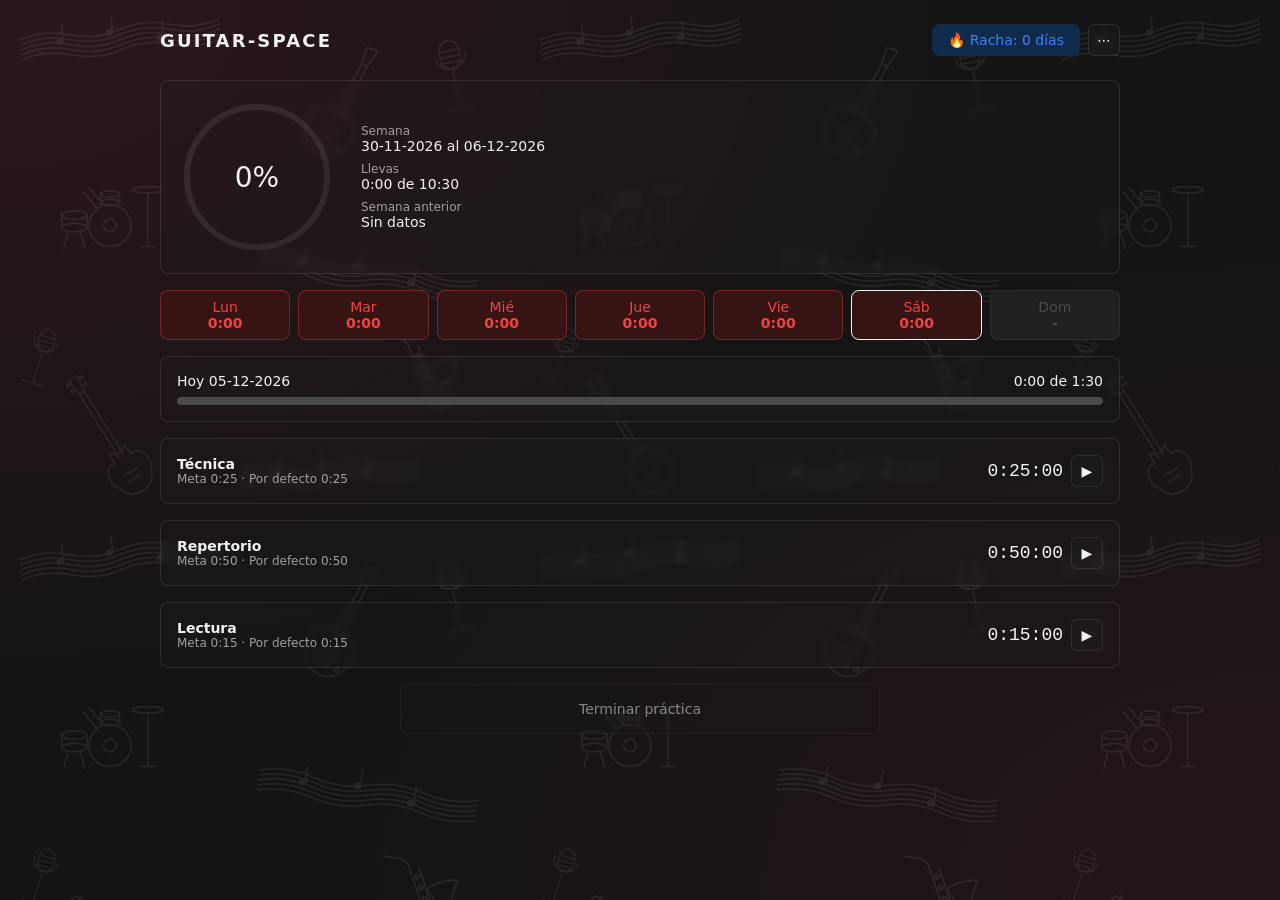
<file: index.html>
<!DOCTYPE html>
<html lang="es">
<head>
  <meta charset="UTF-8">
  <meta name="viewport" content="width=device-width, initial-scale=1.0">
  <title>Guitar-Space</title>
  <link rel="stylesheet" href="src/estilos.css">
</head>
<body>
  <div id="vista-principal">
    <!-- DIS-06: encabezado -->
    <header class="encabezado">
      <h1 class="titulo">Guitar-Space</h1>
      <div class="encabezado-acciones">
        <span id="insignia-racha" class="insignia-racha"></span>
        <button id="boton-menu" class="boton-icono" type="button" aria-label="Configuración">⋯</button>
      </div>
    </header>

    <main class="pantalla-principal">
      <section class="columna">
        <!-- DIS-07, DIS-08: resumen de la semana -->
        <div class="tarjeta tarjeta-resumen">
          <div id="circulo-progreso" class="circulo-progreso">
            <svg viewBox="0 0 160 160" aria-hidden="true">
              <circle class="anillo-fondo" cx="80" cy="80" r="70"></circle>
              <circle id="anillo-progreso" class="anillo-progreso" cx="80" cy="80" r="70"></circle>
            </svg>
            <span id="porcentaje-semanal" class="porcentaje-semanal"></span>
          </div>
          <div class="datos-resumen">
            <div>
              <div class="texto-secundario">Semana</div>
              <div id="dato-semana"></div>
            </div>
            <div>
              <div class="texto-secundario">Llevas</div>
              <div id="dato-llevas"></div>
            </div>
            <div>
              <div class="texto-secundario">Semana anterior</div>
              <div id="dato-semana-anterior"></div>
            </div>
          </div>
        </div>

        <!-- DIS-09: fila de días -->
        <div id="fila-dias" class="fila-dias"></div>

        <!-- DIS-10: tarjeta Hoy -->
        <div class="tarjeta tarjeta-hoy">
          <div class="fila-hoy">
            <span id="titulo-hoy"></span>
            <span id="progreso-hoy"></span>
          </div>
          <div class="barra">
            <div id="barra-hoy" class="barra-relleno"></div>
          </div>
          <!-- DIS-11: mensaje "Aún te faltan h:mm" (CRO-08, CRO-16) -->
          <div id="mensaje-faltan" class="mensaje-faltan" hidden></div>
        </div>
      </section>

      <section class="columna">
        <!-- DIS-12, DIS-14: categorías -->
        <div id="lista-categorias" class="lista-categorias"></div>
        <!-- DIS-13 -->
        <button id="boton-terminar" class="boton-terminar" type="button">Terminar práctica</button>
      </section>
    </main>
  </div>

  <!-- DIS-20: configuración, reemplaza a toda la pantalla principal -->
  <div id="vista-configuracion" hidden>
    <header class="encabezado">
      <h1 class="titulo">Configuración</h1>
      <button id="boton-volver" class="boton-texto" type="button">← Volver</button>
    </header>

    <main class="pantalla-configuracion columna">
      <!-- DIS-22: meta semanal (SEM-04) -->
      <div class="tarjeta bloque-configuracion">
        <h2 class="subtitulo">Meta semanal</h2>
        <div id="campo-meta"></div>
        <div id="meta-diaria" class="texto-secundario"></div>
        <div>
          <button id="boton-guardar-meta" class="boton-texto" type="button">Guardar</button>
        </div>
      </div>

      <!-- DIS-23, DIS-29, DIS-30: categorías (CAT-03, CAT-04, CAT-08 a CAT-10) -->
      <div class="tarjeta bloque-configuracion">
        <h2 class="subtitulo">Categorías</h2>
        <div id="filas-categorias" class="filas-categorias"></div>
        <div id="suma-categorias" class="texto-secundario"></div>
        <div>
          <button id="boton-guardar-minutos" class="boton-texto" type="button">Guardar cambios</button>
          <div id="error-guardar"></div>
        </div>
        <div>
          <button id="boton-abrir-agregar" class="boton-texto" type="button">+ Agregar categoría</button>
        </div>
        <div id="fila-agregar" hidden></div>
      </div>
    </main>
  </div>

  <script src="src/js/formatos.js"></script>
  <script src="src/js/almacenamiento.js"></script>
  <script src="src/js/semanas.js"></script>
  <script src="src/js/categorias.js"></script>
  <script src="src/js/registros.js"></script>
  <script src="src/js/cronometro.js"></script>
  <script src="src/js/progreso.js"></script>
  <script src="src/js/vista-principal.js"></script>
  <script src="src/js/vista-configuracion.js"></script>
  <script src="src/js/app.js"></script>
</body>
</html>
</file>
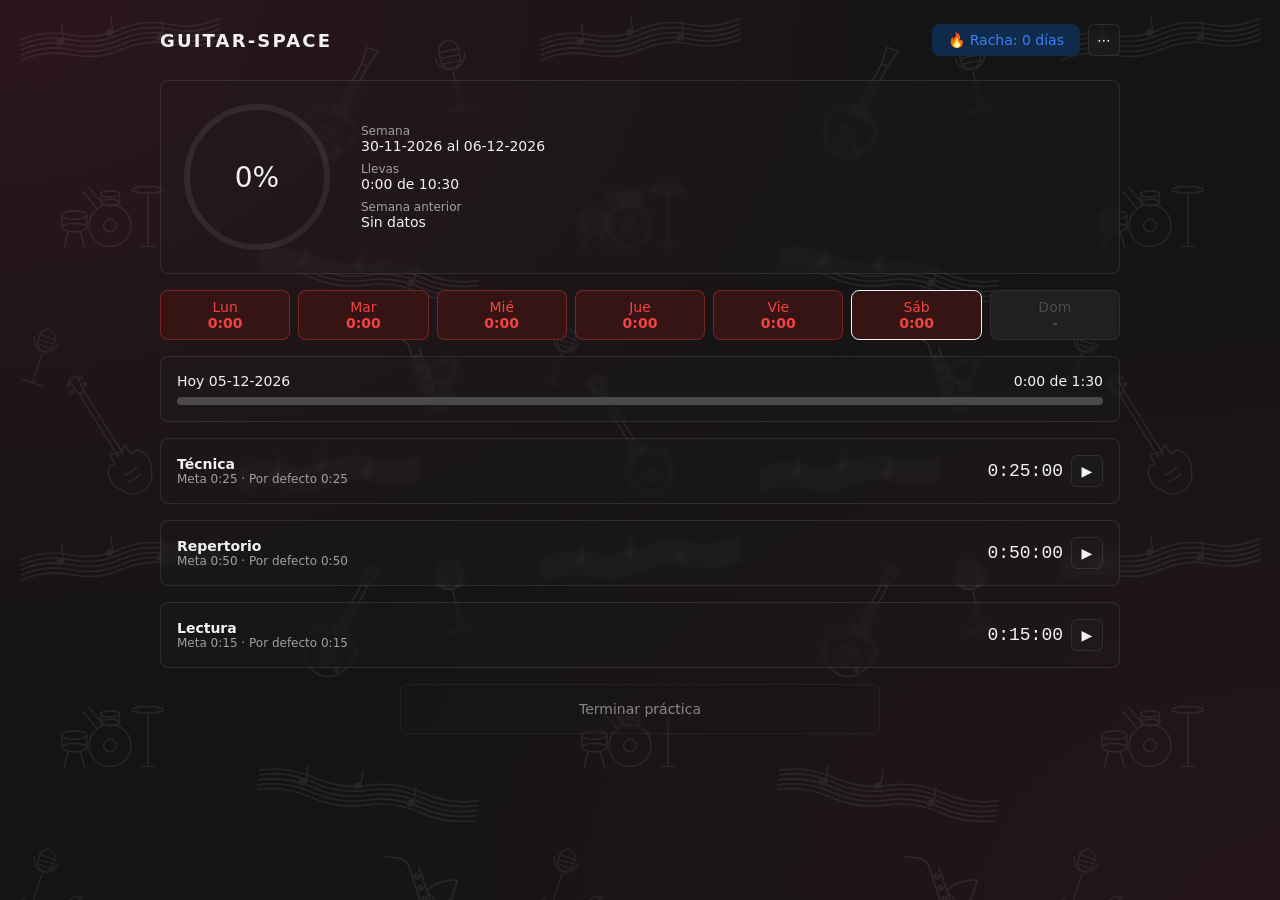
<file: src/index.html>
<!DOCTYPE html>
<html lang="es">
<head>
  <meta charset="UTF-8">
  <meta name="viewport" content="width=device-width, initial-scale=1.0">
  <title>Guitar-Space</title>
  <link rel="stylesheet" href="estilos.css">
</head>
<body>
  <div id="vista-principal">
    <!-- DIS-06: encabezado -->
    <header class="encabezado">
      <h1 class="titulo">Guitar-Space</h1>
      <div class="encabezado-acciones">
        <span id="insignia-racha" class="insignia-racha"></span>
        <button id="boton-menu" class="boton-icono" type="button" aria-label="Configuración">⋯</button>
      </div>
    </header>

    <main class="pantalla-principal">
      <section class="columna">
        <!-- DIS-07, DIS-08: resumen de la semana -->
        <div class="tarjeta tarjeta-resumen">
          <div id="circulo-progreso" class="circulo-progreso">
            <svg viewBox="0 0 160 160" aria-hidden="true">
              <circle class="anillo-fondo" cx="80" cy="80" r="70"></circle>
              <circle id="anillo-progreso" class="anillo-progreso" cx="80" cy="80" r="70"></circle>
            </svg>
            <span id="porcentaje-semanal" class="porcentaje-semanal"></span>
          </div>
          <div class="datos-resumen">
            <div>
              <div class="texto-secundario">Semana</div>
              <div id="dato-semana"></div>
            </div>
            <div>
              <div class="texto-secundario">Llevas</div>
              <div id="dato-llevas"></div>
            </div>
            <div>
              <div class="texto-secundario">Semana anterior</div>
              <div id="dato-semana-anterior"></div>
            </div>
          </div>
        </div>

        <!-- DIS-09: fila de días -->
        <div id="fila-dias" class="fila-dias"></div>

        <!-- DIS-10: tarjeta Hoy -->
        <div class="tarjeta tarjeta-hoy">
          <div class="fila-hoy">
            <span id="titulo-hoy"></span>
            <span id="progreso-hoy"></span>
          </div>
          <div class="barra">
            <div id="barra-hoy" class="barra-relleno"></div>
          </div>
          <!-- DIS-11: mensaje "Aún te faltan h:mm" (CRO-08, CRO-16) -->
          <div id="mensaje-faltan" class="mensaje-faltan" hidden></div>
        </div>
      </section>

      <section class="columna">
        <!-- DIS-12, DIS-14: categorías -->
        <div id="lista-categorias" class="lista-categorias"></div>
        <!-- DIS-13 -->
        <button id="boton-terminar" class="boton-terminar" type="button">Terminar práctica</button>
      </section>
    </main>
  </div>

  <!-- DIS-20: configuración, reemplaza a toda la pantalla principal -->
  <div id="vista-configuracion" hidden>
    <header class="encabezado">
      <h1 class="titulo">Configuración</h1>
      <button id="boton-volver" class="boton-texto" type="button">← Volver</button>
    </header>

    <main class="pantalla-configuracion columna">
      <!-- DIS-22: meta semanal (SEM-04) -->
      <div class="tarjeta bloque-configuracion">
        <h2 class="subtitulo">Meta semanal</h2>
        <div id="campo-meta"></div>
        <div id="meta-diaria" class="texto-secundario"></div>
        <div>
          <button id="boton-guardar-meta" class="boton-texto" type="button">Guardar</button>
        </div>
      </div>

      <!-- DIS-23, DIS-29, DIS-30: categorías (CAT-03, CAT-04, CAT-08 a CAT-10) -->
      <div class="tarjeta bloque-configuracion">
        <h2 class="subtitulo">Categorías</h2>
        <div id="filas-categorias" class="filas-categorias"></div>
        <div id="suma-categorias" class="texto-secundario"></div>
        <div>
          <button id="boton-guardar-minutos" class="boton-texto" type="button">Guardar cambios</button>
          <div id="error-guardar"></div>
        </div>
        <div>
          <button id="boton-abrir-agregar" class="boton-texto" type="button">+ Agregar categoría</button>
        </div>
        <div id="fila-agregar" hidden></div>
      </div>
    </main>
  </div>

  <script src="js/formatos.js"></script>
  <script src="js/almacenamiento.js"></script>
  <script src="js/semanas.js"></script>
  <script src="js/categorias.js"></script>
  <script src="js/registros.js"></script>
  <script src="js/cronometro.js"></script>
  <script src="js/progreso.js"></script>
  <script src="js/vista-principal.js"></script>
  <script src="js/vista-configuracion.js"></script>
  <script src="js/app.js"></script>
</body>
</html>
</file>
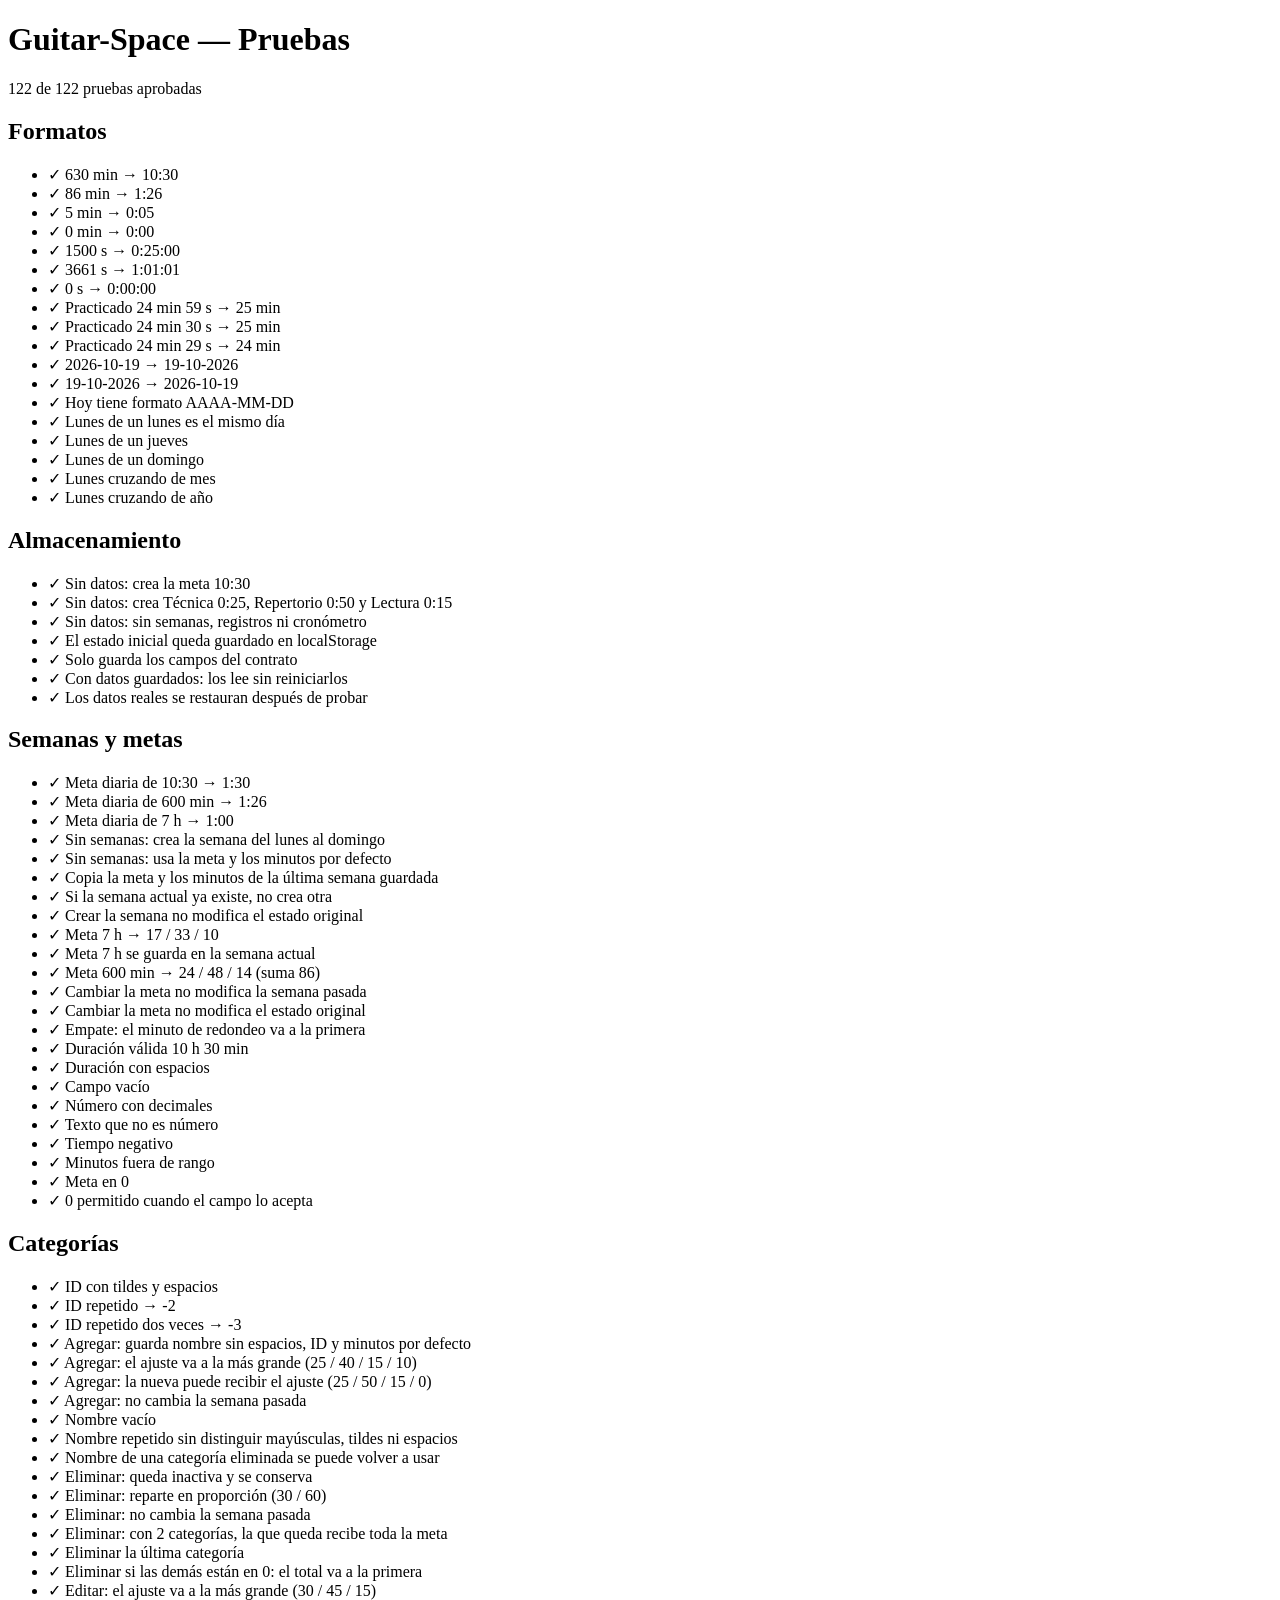
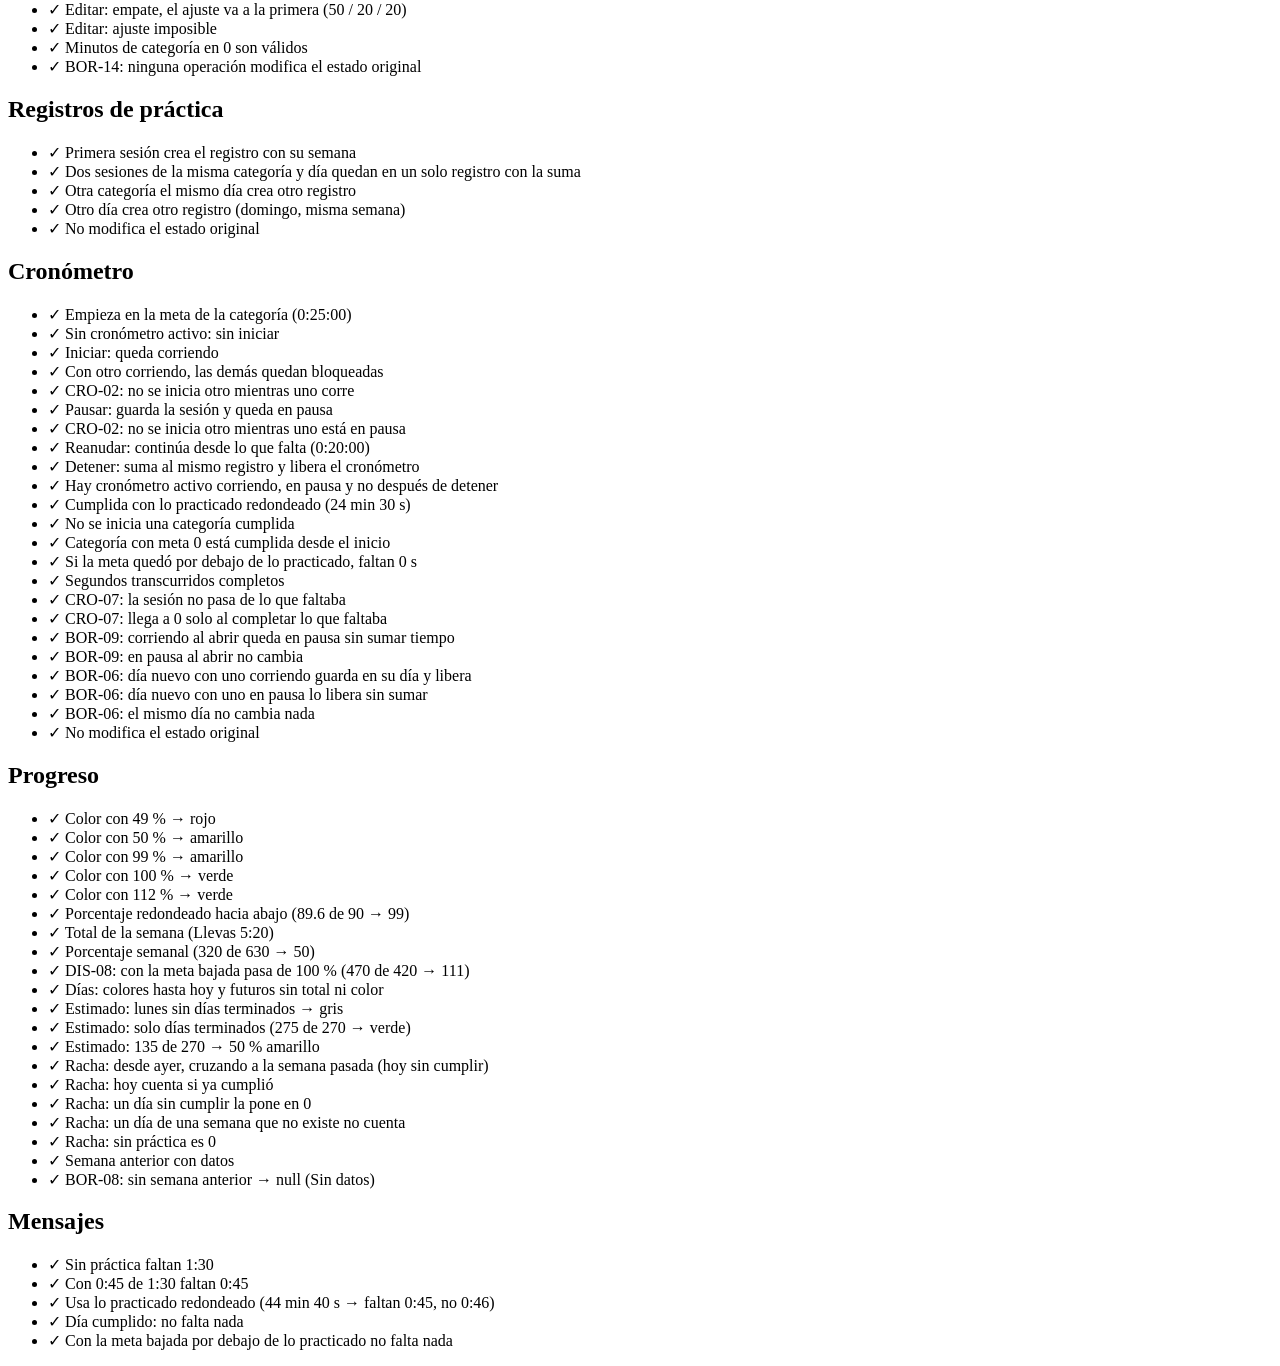
<file: src/pruebas.html>
<!DOCTYPE html>
<html lang="es">
<head>
  <meta charset="UTF-8">
  <meta name="viewport" content="width=device-width, initial-scale=1.0">
  <title>Guitar-Space — Pruebas</title>
</head>
<body>
  <h1>Guitar-Space — Pruebas</h1>
  <p id="resumen-pruebas"></p>
  <div id="resultados-pruebas"></div>

  <script src="js/formatos.js"></script>
  <script src="js/almacenamiento.js"></script>
  <script src="js/semanas.js"></script>
  <script src="js/categorias.js"></script>
  <script src="js/registros.js"></script>
  <script src="js/cronometro.js"></script>
  <script src="js/progreso.js"></script>
  <script src="js/pruebas.js"></script>
</body>
</html>
</file>
<file: src/estilos.css>
/* Guitar-Space — Estilos base (DIS-01 a DIS-05, DIS-15, DIS-32, DIS-33) */

/* DIS-01, DIS-02, DIS-03, DIS-04: paleta, tipografía y espaciado */
:root {
  /* Colores */
  --color-fondo: #141414;
  --color-tarjeta: #222222;
  --color-hover: #3A3A3A;
  --color-borde-pausa: #6A6A6A;
  --color-texto: #F2F2F2;
  --color-texto-secundario: #A0A0A0;
  --color-verde: #22C55E;
  --color-verde-suave: #14301C;
  --color-amarillo: #F5B921;
  --color-amarillo-suave: #3A2A0A;
  --color-rojo: #EF4444;
  --color-rojo-suave: #3A1414;
  --color-azul: #3B82F6;
  --color-azul-suave: #0F2A4A;
  --color-gris: #4A4A4A;

  /* Tipografía */
  --fuente-sistema: system-ui, -apple-system, 'Segoe UI', Roboto, sans-serif;
  --fuente-monoespaciada: ui-monospace, Consolas, 'Courier New', monospace;
  --tamano-titulo: 18px;
  --tamano-texto: 14px;
  --tamano-texto-secundario: 12px;
  --tamano-porcentaje: 28px;
  --tamano-cronometro: 18px;
  --espaciado-titulo: 0.12em;
  --peso-titulo: 800;

  /* Espaciado en múltiplos de 8 px */
  --espacio-1: 8px;
  --espacio-2: 16px;
  --espacio-3: 24px;

  /* Bordes */
  --grosor-borde: 1px;
  --radio-tarjeta: 8px;
  --radio-boton: 6px;

  /* DIS-15 */
  --tamano-boton-icono: 32px;
  --opacidad-deshabilitado: 0.5;

  /* DIS-32: fondo musical */
  --opacidad-dibujos: 0.08;
  --color-brillo-superior: rgba(130, 30, 60, 0.22);
  --color-brillo-inferior: rgba(110, 26, 52, 0.18);
  --alcance-brillo: 55%;

  /* DIS-33: estilo vidrio */
  --opacidad-vidrio: 18%;
  --color-vidrio: color-mix(in srgb, var(--color-tarjeta) var(--opacidad-vidrio), transparent);
  --color-campo: color-mix(in srgb, var(--color-fondo) var(--opacidad-vidrio), transparent);
  --color-borde-vidrio: color-mix(in srgb, var(--color-texto) 10%, transparent);
  --desenfoque-vidrio: blur(2px);
  --duracion-transicion: 150ms;

  /* DIS-13, DIS-26: columna centrada y botón "Terminar práctica" */
  --ancho-columna: 960px;
  --ancho-boton-terminar: 50%;

  /* DIS-09: casillas de los días, distintas del fondo */
  --opacidad-casilla-dia: 90%;
  --intensidad-borde-dia: 35%;

  /* DIS-21: casillas del campo de duración */
  --ancho-casilla-numero: 64px;

  /* DIS-08, DIS-27: círculo de progreso */
  --tamano-circulo: 160px;
  --grosor-anillo: 6px;
  --color-anillo-fondo: color-mix(in srgb, var(--color-texto) 8%, transparent);
  --radio-brillo-anillo: 3px;
  --intensidad-brillo-anillo: 60%;
  --peso-porcentaje: 300;
}

/* DIS-01: solo tema oscuro. DIS-25: margen de 24 px. DIS-32: fondo vino. */
body {
  margin: 0;
  padding: var(--espacio-3);
  background-color: var(--color-fondo);
  color: var(--color-texto);
  font-family: var(--fuente-sistema);
  font-size: var(--tamano-texto);
  /* DIS-32: brillos difuminados arriba a la izquierda y abajo a la derecha, fijos */
  background-image:
    radial-gradient(ellipse at 0% 0%, var(--color-brillo-superior), transparent var(--alcance-brillo)),
    radial-gradient(ellipse at 100% 100%, var(--color-brillo-inferior), transparent var(--alcance-brillo));
  background-attachment: fixed;
}

/* DIS-32: dibujos en línea fina detrás de todo, fijos: pentagramas ondulados con notas,
   guitarra, bajo, batería, saxofón y micrófono. Se dibujan como máscara
   para que el color y la opacidad salgan de las variables. */
body::before {
  content: '';
  position: fixed;
  inset: 0;
  z-index: -1;
  pointer-events: none;
  background-color: var(--color-texto);
  opacity: var(--opacidad-dibujos);
  mask-image: url("data:image/svg+xml,%3Csvg%20xmlns%3D%22http%3A//www.w3.org/2000/svg%22%20width%3D%22520%22%20height%3D%22520%22%3E%3Cg%20fill%3D%22none%22%20stroke%3D%22%23000%22%20stroke-width%3D%221.6%22%20stroke-linecap%3D%22round%22%20stroke-linejoin%3D%22round%22%3E%3Cg%20transform%3D%22translate%2820%2040%29%20rotate%28-6%29%22%3E%3Cpath%20d%3D%22M0%200%20Q%2025.0%20-8%2050.0%200%20T%20100.0%200%20T%20150.0%200%20T%20200%200%22/%3E%3Cpath%20d%3D%22M0%205%20Q%2025.0%20-3%2050.0%205%20T%20100.0%205%20T%20150.0%205%20T%20200%205%22/%3E%3Cpath%20d%3D%22M0%2010%20Q%2025.0%202%2050.0%2010%20T%20100.0%2010%20T%20150.0%2010%20T%20200%2010%22/%3E%3Cpath%20d%3D%22M0%2015%20Q%2025.0%207%2050.0%2015%20T%20100.0%2015%20T%20150.0%2015%20T%20200%2015%22/%3E%3Cpath%20d%3D%22M0%2020%20Q%2025.0%2012%2050.0%2020%20T%20100.0%2020%20T%20150.0%2020%20T%20200%2020%22/%3E%3Cellipse%20cx%3D%2240%22%20cy%3D%226%22%20rx%3D%223.5%22%20ry%3D%222.5%22%20fill%3D%22%23000%22%20transform%3D%22rotate%28-20%2040%206%29%22/%3E%3Cpath%20d%3D%22M43%206%20L43%20-10%22/%3E%3Cellipse%20cx%3D%2290%22%20cy%3D%222%22%20rx%3D%223.5%22%20ry%3D%222.5%22%20fill%3D%22%23000%22%20transform%3D%22rotate%28-20%2090%202%29%22/%3E%3Cpath%20d%3D%22M93%202%20L93%20-14%22/%3E%3Cellipse%20cx%3D%22140%22%20cy%3D%2212%22%20rx%3D%223.5%22%20ry%3D%222.5%22%20fill%3D%22%23000%22%20transform%3D%22rotate%28-20%20140%2012%29%22/%3E%3Cpath%20d%3D%22M143%2012%20L143%20-4%22/%3E%3C/g%3E%3Cg%20transform%3D%22translate%28330%20130%29%20rotate%2828%29%20scale%281.05%29%22%3E%0A%3Cpath%20d%3D%22M-20%2012%20C-30%20-2%20-22%20-20%20-10%20-14%20L-8%20-24%20C-5%20-18%20-2%20-16%200%20-16%20C2%20-16%205%20-18%208%20-24%20L10%20-14%20C22%20-20%2030%20-2%2020%2012%20C14%2030%20-14%2030%20-20%2012%20Z%22/%3E%0A%3Cpath%20d%3D%22M-3%20-16%20L-3%20-70%20L3%20-70%20L3%20-16%22/%3E%0A%3Cpath%20d%3D%22M-3%20-70%20L-6%20-86%20L5%20-88%20L3%20-70%22/%3E%0A%3Cpath%20d%3D%22M-9%200%20L9%200%20M-9%208%20L9%208%20M-6%2016%20L6%2016%22/%3E%0A%3Ccircle%20cx%3D%2214%22%20cy%3D%2214%22%20r%3D%222%22/%3E%3C/g%3E%3Cg%20transform%3D%22translate%28455%2080%29%20rotate%28-12%29%20scale%281.0%29%22%3E%0A%3Crect%20x%3D%22-10%22%20y%3D%22-40%22%20width%3D%2220%22%20height%3D%2228%22%20rx%3D%2210%22/%3E%0A%3Cpath%20d%3D%22M-10%20-30%20L10%20-30%20M-10%20-24%20L10%20-24%20M-10%20-18%20L10%20-18%22/%3E%0A%3Cpath%20d%3D%22M-15%20-26%20C-15%20-6%2015%20-6%2015%20-26%22/%3E%0A%3Cpath%20d%3D%22M0%20-9%20L0%2030%20M-14%2030%20L14%2030%22/%3E%3C/g%3E%3Cg%20transform%3D%22translate%28110%20215%29%20rotate%280%29%20scale%281.05%29%22%3E%0A%3Ccircle%20cx%3D%220%22%20cy%3D%2210%22%20r%3D%2220%22/%3E%3Ccircle%20cx%3D%220%22%20cy%3D%2210%22%20r%3D%226%22/%3E%0A%3Cellipse%20cx%3D%22-34%22%20cy%3D%220%22%20rx%3D%2212%22%20ry%3D%224%22/%3E%3Cpath%20d%3D%22M-46%200%20L-46%2012%20M-22%200%20L-22%2012%22/%3E%3Cellipse%20cx%3D%22-34%22%20cy%3D%2212%22%20rx%3D%2212%22%20ry%3D%224%22/%3E%0A%3Cpath%20d%3D%22M-40%2016%20L-44%2032%20M-28%2016%20L-24%2032%22/%3E%0A%3Cellipse%20cx%3D%220%22%20cy%3D%22-20%22%20rx%3D%229%22%20ry%3D%223%22/%3E%3Cpath%20d%3D%22M-9%20-20%20L-9%20-12%20M9%20-20%20L9%20-12%22/%3E%3Cellipse%20cx%3D%220%22%20cy%3D%22-12%22%20rx%3D%229%22%20ry%3D%223%22/%3E%0A%3Cellipse%20cx%3D%2236%22%20cy%3D%22-24%22%20rx%3D%2215%22%20ry%3D%223%22/%3E%3Cpath%20d%3D%22M36%20-21%20L36%2030%20M30%2030%20L42%2030%22/%3E%0A%3Cpath%20d%3D%22M-20%20-26%20L-6%20-10%20M-26%20-22%20L-12%20-6%22/%3E%3C/g%3E%3Cg%20transform%3D%22translate%28260%20250%29%20rotate%288%29%22%3E%3Cpath%20d%3D%22M0%200%20Q%2027.5%20-8%2055.0%200%20T%20110.0%200%20T%20165.0%200%20T%20220%200%22/%3E%3Cpath%20d%3D%22M0%205%20Q%2027.5%20-3%2055.0%205%20T%20110.0%205%20T%20165.0%205%20T%20220%205%22/%3E%3Cpath%20d%3D%22M0%2010%20Q%2027.5%202%2055.0%2010%20T%20110.0%2010%20T%20165.0%2010%20T%20220%2010%22/%3E%3Cpath%20d%3D%22M0%2015%20Q%2027.5%207%2055.0%2015%20T%20110.0%2015%20T%20165.0%2015%20T%20220%2015%22/%3E%3Cpath%20d%3D%22M0%2020%20Q%2027.5%2012%2055.0%2020%20T%20110.0%2020%20T%20165.0%2020%20T%20220%2020%22/%3E%3Cellipse%20cx%3D%2244%22%20cy%3D%226%22%20rx%3D%223.5%22%20ry%3D%222.5%22%20fill%3D%22%23000%22%20transform%3D%22rotate%28-20%2044%206%29%22/%3E%3Cpath%20d%3D%22M47%206%20L47%20-10%22/%3E%3Cellipse%20cx%3D%2299%22%20cy%3D%222%22%20rx%3D%223.5%22%20ry%3D%222.5%22%20fill%3D%22%23000%22%20transform%3D%22rotate%28-20%2099%202%29%22/%3E%3Cpath%20d%3D%22M102%202%20L102%20-14%22/%3E%3Cellipse%20cx%3D%22154%22%20cy%3D%2212%22%20rx%3D%223.5%22%20ry%3D%222.5%22%20fill%3D%22%23000%22%20transform%3D%22rotate%28-20%20154%2012%29%22/%3E%3Cpath%20d%3D%22M157%2012%20L157%20-4%22/%3E%3C/g%3E%3Cg%20transform%3D%22translate%28420%20380%29%20rotate%28-18%29%20scale%281.15%29%22%3E%0A%3Cpath%20d%3D%22M-18%20-46%20L-10%20-42%20C-4%20-40%200%20-36%200%20-28%20L0%2018%20C0%2034%2022%2034%2022%2018%20L22%208%22/%3E%0A%3Cpath%20d%3D%22M8%20-28%20L8%2018%20C8%2026%2016%2026%2016%2018%20L16%208%22/%3E%0A%3Cpath%20d%3D%22M14%208%20L8%20-6%20C14%20-10%2030%20-10%2036%20-6%20L26%208%20Z%22/%3E%0A%3Ccircle%20cx%3D%224%22%20cy%3D%22-20%22%20r%3D%221.8%22/%3E%3Ccircle%20cx%3D%224%22%20cy%3D%22-10%22%20r%3D%221.8%22/%3E%3Ccircle%20cx%3D%224%22%20cy%3D%220%22%20r%3D%221.8%22/%3E%3Ccircle%20cx%3D%224%22%20cy%3D%2210%22%20r%3D%221.8%22/%3E%3C/g%3E%3Cg%20transform%3D%22translate%28130%20470%29%20rotate%28-32%29%20scale%280.95%29%22%3E%0A%3Cpath%20d%3D%22M-18%2014%20C-28%200%20-22%20-18%20-10%20-14%20L-9%20-26%20C-4%20-20%204%20-20%209%20-26%20L10%20-14%20C22%20-18%2028%200%2018%2014%20C12%2030%20-12%2030%20-18%2014%20Z%22/%3E%0A%3Cpath%20d%3D%22M-3%20-18%20L-3%20-96%20L3%20-96%20L3%20-18%22/%3E%0A%3Cpath%20d%3D%22M-3%20-96%20L-5%20-114%20L5%20-114%20L3%20-96%22/%3E%0A%3Ccircle%20cx%3D%22-8%22%20cy%3D%22-102%22%20r%3D%221.6%22/%3E%3Ccircle%20cx%3D%22-8%22%20cy%3D%22-110%22%20r%3D%221.6%22/%3E%3Ccircle%20cx%3D%228%22%20cy%3D%22-102%22%20r%3D%221.6%22/%3E%3Ccircle%20cx%3D%228%22%20cy%3D%22-110%22%20r%3D%221.6%22/%3E%0A%3Cpath%20d%3D%22M-8%202%20L8%202%20M-8%2010%20L8%2010%22/%3E%3C/g%3E%3Cg%20transform%3D%22translate%28240%20470%29%20rotate%28-4%29%22%3E%3Cpath%20d%3D%22M0%200%20Q%2022.5%20-8%2045.0%200%20T%2090.0%200%20T%20135.0%200%20T%20180%200%22/%3E%3Cpath%20d%3D%22M0%205%20Q%2022.5%20-3%2045.0%205%20T%2090.0%205%20T%20135.0%205%20T%20180%205%22/%3E%3Cpath%20d%3D%22M0%2010%20Q%2022.5%202%2045.0%2010%20T%2090.0%2010%20T%20135.0%2010%20T%20180%2010%22/%3E%3Cpath%20d%3D%22M0%2015%20Q%2022.5%207%2045.0%2015%20T%2090.0%2015%20T%20135.0%2015%20T%20180%2015%22/%3E%3Cpath%20d%3D%22M0%2020%20Q%2022.5%2012%2045.0%2020%20T%2090.0%2020%20T%20135.0%2020%20T%20180%2020%22/%3E%3Cellipse%20cx%3D%2236%22%20cy%3D%226%22%20rx%3D%223.5%22%20ry%3D%222.5%22%20fill%3D%22%23000%22%20transform%3D%22rotate%28-20%2036%206%29%22/%3E%3Cpath%20d%3D%22M39%206%20L39%20-10%22/%3E%3Cellipse%20cx%3D%2281%22%20cy%3D%222%22%20rx%3D%223.5%22%20ry%3D%222.5%22%20fill%3D%22%23000%22%20transform%3D%22rotate%28-20%2081%202%29%22/%3E%3Cpath%20d%3D%22M84%202%20L84%20-14%22/%3E%3Cellipse%20cx%3D%22126%22%20cy%3D%2212%22%20rx%3D%223.5%22%20ry%3D%222.5%22%20fill%3D%22%23000%22%20transform%3D%22rotate%28-20%20126%2012%29%22/%3E%3Cpath%20d%3D%22M129%2012%20L129%20-4%22/%3E%3C/g%3E%3Cg%20transform%3D%22translate%2840%20360%29%20rotate%2818%29%20scale%280.8%29%22%3E%0A%3Crect%20x%3D%22-10%22%20y%3D%22-40%22%20width%3D%2220%22%20height%3D%2228%22%20rx%3D%2210%22/%3E%0A%3Cpath%20d%3D%22M-10%20-30%20L10%20-30%20M-10%20-24%20L10%20-24%20M-10%20-18%20L10%20-18%22/%3E%0A%3Cpath%20d%3D%22M-15%20-26%20C-15%20-6%2015%20-6%2015%20-26%22/%3E%0A%3Cpath%20d%3D%22M0%20-9%20L0%2030%20M-14%2030%20L14%2030%22/%3E%3C/g%3E%3C/g%3E%3C/svg%3E");
}

/* DIS-04, DIS-33: tarjetas de vidrio */
.tarjeta {
  background-color: var(--color-vidrio);
  backdrop-filter: var(--desenfoque-vidrio);
  border: var(--grosor-borde) solid var(--color-borde-vidrio);
  border-radius: var(--radio-tarjeta);
  padding: var(--espacio-2);
}

.texto-secundario {
  color: var(--color-texto-secundario);
  font-size: var(--tamano-texto-secundario);
}

/* Botones: hover y deshabilitado. DIS-33: vidrio y transición. */
button {
  background-color: var(--color-vidrio);
  backdrop-filter: var(--desenfoque-vidrio);
  transition: background-color var(--duracion-transicion);
  color: var(--color-texto);
  border: var(--grosor-borde) solid var(--color-borde-vidrio);
  border-radius: var(--radio-boton);
  font-family: inherit;
  font-size: var(--tamano-texto);
  cursor: pointer;
}

button:hover:not(:disabled) {
  background-color: var(--color-hover);
}

button:disabled {
  opacity: var(--opacidad-deshabilitado);
  cursor: not-allowed;
}

/* DIS-15: botones de ícono */
.boton-icono {
  width: var(--tamano-boton-icono);
  height: var(--tamano-boton-icono);
  padding: 0;
}

/* PRO-03, DIS-05: color de estado (siempre acompañado de texto o número) */
.estado-verde {
  --color-estado: var(--color-verde);
  --color-estado-suave: var(--color-verde-suave);
}

.estado-amarillo {
  --color-estado: var(--color-amarillo);
  --color-estado-suave: var(--color-amarillo-suave);
}

.estado-rojo {
  --color-estado: var(--color-rojo);
  --color-estado-suave: var(--color-rojo-suave);
}

/* BOR-07, PRO-04: círculo sin datos y días futuros */
.estado-gris {
  --color-estado: var(--color-gris);
  --color-estado-suave: var(--color-tarjeta);
}

/* DIS-06: encabezado */
.encabezado {
  display: flex;
  justify-content: space-between;
  align-items: center;
  margin-bottom: var(--espacio-3);
}

/* DIS-03: títulos en mayúsculas con letras espaciadas */
.titulo {
  margin: 0;
  font-size: var(--tamano-titulo);
  font-weight: var(--peso-titulo);
  letter-spacing: var(--espaciado-titulo);
  text-transform: uppercase;
}

.encabezado-acciones {
  display: flex;
  align-items: center;
  gap: var(--espacio-1);
}

.insignia-racha {
  background-color: var(--color-azul-suave);
  color: var(--color-azul);
  padding: var(--espacio-1) var(--espacio-2);
  border-radius: var(--radio-tarjeta);
}

.columna {
  display: flex;
  flex-direction: column;
  gap: var(--espacio-2);
}

/* DIS-07: tarjeta de resumen */
.tarjeta-resumen {
  display: flex;
  align-items: center;
  gap: var(--espacio-3);
}

.datos-resumen {
  display: flex;
  flex-direction: column;
  gap: var(--espacio-1);
}

/* DIS-08: círculo de progreso */
.circulo-progreso {
  position: relative;
  flex-shrink: 0;
  width: var(--tamano-circulo);
  height: var(--tamano-circulo);
}

.circulo-progreso svg {
  width: 100%;
  height: 100%;
  transform: rotate(-90deg);
}

.anillo-fondo,
.anillo-progreso {
  fill: none;
  stroke-width: var(--grosor-anillo);
}

.anillo-fondo {
  stroke: var(--color-anillo-fondo);
}

/* DIS-08: arco con extremos redondeados y brillo suave de su color */
.anillo-progreso {
  stroke: var(--color-estado);
  stroke-linecap: round;
  filter: drop-shadow(0 0 var(--radio-brillo-anillo) color-mix(in srgb, var(--color-estado) var(--intensidad-brillo-anillo), transparent));
}

.porcentaje-semanal {
  position: absolute;
  inset: 0;
  display: flex;
  align-items: center;
  justify-content: center;
  font-size: var(--tamano-porcentaje);
  font-weight: var(--peso-porcentaje);
}

/* DIS-09: fila de días */
.fila-dias {
  display: grid;
  grid-template-columns: repeat(7, 1fr);
  gap: var(--espacio-1);
}

.casilla-dia {
  display: flex;
  flex-direction: column;
  align-items: center;
  padding: var(--espacio-1);
  background-color: color-mix(in srgb, var(--color-estado-suave) var(--opacidad-casilla-dia), transparent);
  color: var(--color-estado);
  border: var(--grosor-borde) solid color-mix(in srgb, var(--color-estado) var(--intensidad-borde-dia), transparent);
  border-radius: var(--radio-tarjeta);
}

.casilla-hoy {
  border-color: var(--color-texto);
}

/* DIS-10: tarjeta Hoy */
.fila-hoy {
  display: flex;
  justify-content: space-between;
  margin-bottom: var(--espacio-1);
}

.barra {
  height: var(--espacio-1);
  background-color: var(--color-gris);
  border-radius: var(--radio-tarjeta);
  overflow: hidden;
}

.barra-relleno {
  height: 100%;
  background-color: var(--color-estado);
}

/* DIS-11: mensaje "Aún te faltan h:mm" */
.mensaje-faltan {
  margin-top: var(--espacio-1);
  padding: var(--espacio-1);
  background-color: var(--color-amarillo-suave);
  color: var(--color-amarillo);
  border-radius: var(--radio-tarjeta);
}

/* DIS-12, DIS-14: tarjetas de categoría */
.lista-categorias {
  display: flex;
  flex-direction: column;
  gap: var(--espacio-2);
}

.tarjeta-categoria {
  display: flex;
  justify-content: space-between;
  align-items: center;
  gap: var(--espacio-2);
}

.categoria-corriendo {
  border-color: var(--color-azul);
}

.categoria-pausado {
  border-color: var(--color-borde-pausa);
}

.controles-categoria {
  display: flex;
  align-items: center;
  gap: var(--espacio-1);
}

.cronometro {
  font-family: var(--fuente-monoespaciada);
  font-size: var(--tamano-cronometro);
}

.categoria-pausado .cronometro,
.categoria-bloqueada .cronometro {
  color: var(--color-texto-secundario);
}

.insignia-cumplida {
  background-color: var(--color-verde-suave);
  color: var(--color-verde);
  padding: var(--espacio-1) var(--espacio-2);
  border-radius: var(--radio-tarjeta);
}

/* DIS-13: la mitad del ancho de la columna y centrado */
.boton-terminar {
  width: var(--ancho-boton-terminar);
  align-self: center;
  padding: var(--espacio-2);
}

/* DIS-20 a DIS-23, DIS-29, DIS-30: configuración */
.boton-texto {
  padding: var(--espacio-1) var(--espacio-2);
}

.subtitulo {
  margin: 0;
  font-size: var(--tamano-texto);
}

.bloque-configuracion,
.filas-categorias {
  display: flex;
  flex-direction: column;
  gap: var(--espacio-2);
}

.fila-configuracion {
  display: flex;
  flex-wrap: wrap;
  align-items: flex-start;
  gap: var(--espacio-2);
}

.nombre-configuracion {
  flex: 1;
}

.alineado-con-campo {
  padding-top: var(--espacio-1);
}

.acciones-eliminar {
  display: flex;
  align-items: center;
  gap: var(--espacio-1);
}

/* DIS-21: campo de duración h:mm */
.campo-duracion {
  display: flex;
  align-items: center;
  gap: var(--espacio-1);
}

input {
  background-color: var(--color-campo);
  color: var(--color-texto);
  border: var(--grosor-borde) solid var(--color-borde-vidrio);
  border-radius: var(--radio-boton);
  padding: var(--espacio-1);
  font-family: inherit;
  font-size: var(--tamano-texto);
}

.casilla-numero {
  width: var(--ancho-casilla-numero);
}

/* DIS-16: errores de validación */
.mensaje-error {
  margin-top: var(--espacio-1);
  color: var(--color-rojo);
  font-size: var(--tamano-texto-secundario);
}

/* DIS-25, DIS-26, DIS-31: una sola columna vertical centrada, como el wireframe.
   Mide 960 px como máximo y la página hace scroll normal. */
#vista-principal,
#vista-configuracion {
  max-width: var(--ancho-columna);
  margin: 0 auto;
}

.pantalla-principal {
  display: grid;
  grid-template-columns: minmax(0, 1fr);
  gap: var(--espacio-2);
}
</file>
